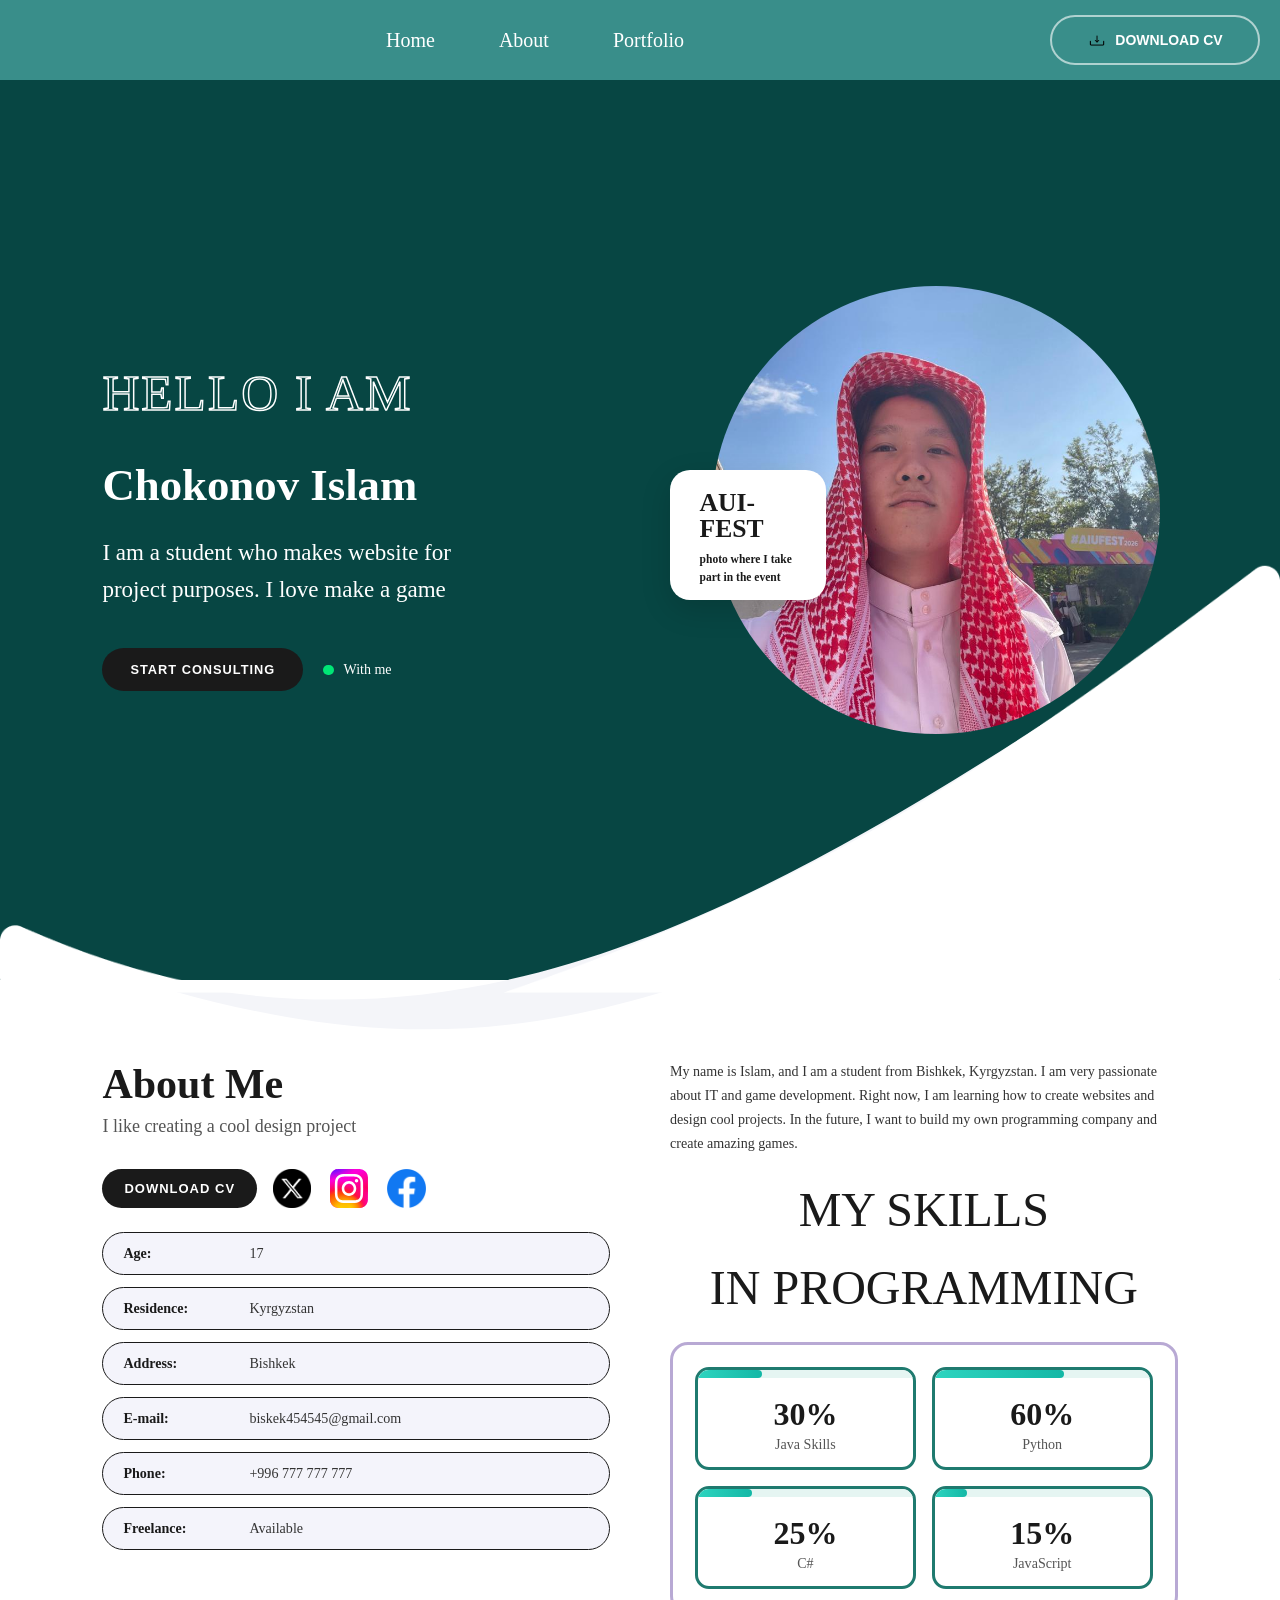
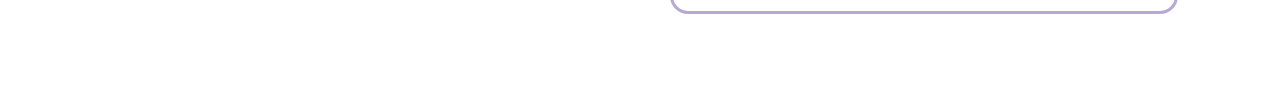
<file: index.html>
<!DOCTYPE html>
<html lang="en">
<head>
  <meta charset="UTF-8">
  <meta name="viewport" content="width=device-width, initial-scale=1.0">
  <meta name="description" content="A student portfolio built with HTML only.">
  <title>Islam Portfolio</title>
  <link rel="stylesheet" href="style.css">
</head>
<body>
  <header id="top" class="header">
      <div id="box"> 
        <nav>
          <a class="nav" href="#top">Home</a>
          <a class="nav" href="#about">About</a>
          <a class="nav" href="https://github.com/jjihunnj">Portfolio</a>
        </nav>
        <a id="CV" href="https://github.com/jjihunnj/MY_CV" target="_blank">
          <button id="but">
            <img id="im" src="poo/nuran.png" alt="Icon">
            <span id="CV">DOWNLOAD CV</span>
          </button>
        </a>
      </div>
  </header>

  <main>
    <div class="main-hero">
        <div class="hero-content">
          <h1 class="outline-text">HELLO I AM</h1>
          <h2 class="main-text">Chokonov Islam</h2>
          <p class="description">I am a student who makes website for project purposes. I love make a game</p>

          <div class="cta-row">
            <a id="CV" href="https://github.com/jjihunnj" target="_blank">
            <button class="btn">START CONSULTING</button>
            </a>
            <div class="info2">
              <span class="dot"></span>
              <span>With me</span>
            </div>
          </div>
        </div>

        <div class="hero-image">
          <img src="poo/mme.png" alt="Photo">
          <div class="card">
              <span class="card-number">AUI-FEST</span>
              <span class="card-text">photo where I take part in the event</span>
          </div>
        </div>
    </div>

    <figure class="waves">
      <img class="vector wave-vector-1" src="poo/Vector 2_illustrator.svg" alt="Wave 1">
      <img class="vector wave-vector-2" src="poo/Vector 3.png" alt="Wave 2">
    </figure>
  </main>

  <footer id="footer">
      <section id="about" class="about">
        <div class="about__wrap">

          <div class="about__left">
            <h2 class="about__title">About Me</h2>
            <p class="about__subtitle">I like creating a cool design project</p>

            <div class="about__actions">
              <a id="CV" href="https://github.com/jjihunnj/MY_CV" target="_blank">
                <button class="btn-cv">DOWNLOAD CV</button>
              </a>
              <div class="socials">
                <a href="https://x.com/ezpfi9jzkm7cwcf?s=11" class="social social--tw" aria-label="Twitter">
                  <img src="poo/twitter.png" alt="Twitter">
                </a>
                <a href="https://www.instagram.com/jji_isy?rpxt=ZXp2OG1xNmpoZjBj&utm_source=qr" class="social social--ig" aria-label="Instagram">
                  <img src="poo/instagram.svg" alt="Instagram">
                </a>
                <a href="https://www.facebook.com/profile.php?id=61596357236793" class="social social--fb" aria-label="Facebook">
                  <img src="poo/facebook.png" alt="Facebook">
                </a>
              </div>
            </div>

            <ul class="info">
              <li><span class="info__label">Age:</span><span class="info__val">17</span></li>
              <li><span class="info__label">Residence:</span><span class="info__val">Kyrgyzstan</span></li>
              <li class="info--wide"><span class="info__label">Address:</span><span class="info__val">Bishkek</span></li>
              <li><span class="info__label">E-mail:</span><span class="info__val">biskek454545@gmail.com</span></li>
              <li class="info--wide"><span class="info__label">Phone:</span><span class="info__val">+996 777 777 777</span></li>
              <li><span class="info__label">Freelance:</span><span class="info__val">Available</span></li>
            </ul>
          </div>

          <div class="about__right">
            <p class="about__text">
              My name is Islam, and I am a student from Bishkek, Kyrgyzstan. I am very passionate about IT and game development. Right now, I am learning how to create websites and design cool projects. In the future, I want to build my own programming company and create amazing games.
            </p>

            <div class="signature">MY SKILLS</div>
            <div class="signature">IN PROGRAMMING</div>

            <div class="skills">
              <div class="skill">
                <div class="skill__bar"><div class="skill__fill w-30"></div></div>
                <div class="skill__num">30%</div>
                <div class="skill__lbl">Java Skills</div>
              </div>
              <div class="skill">
                <div class="skill__bar"><div class="skill__fill w-60"></div></div>
                <div class="skill__num">60%</div>
                <div class="skill__lbl">Python</div>
              </div>
              <div class="skill">
                <div class="skill__bar"><div class="skill__fill w-25"></div></div>
                <div class="skill__num">25%</div>
                <div class="skill__lbl">C#</div>
              </div>
              <div class="skill">
                <div class="skill__bar"><div class="skill__fill w-15"></div></div>
                <div class="skill__num">15%</div>
                <div class="skill__lbl">JavaScript</div>
              </div>
            </div>
          </div>

        </div>
      </section>
  </footer>
  <button id="scrollTopBtn" class="scroll-top" title="Наверх" aria-label="Наверх">↑</button>
  
  <script src="javaScript.js"></script>
</body>
</html>
</file>
<file: style.css>
html {
  max-width: 100%; 
  background-color: #ffffff;
  margin: 0;
  padding: 0;
}

body {
  margin: 0;
  padding: 0;
  padding-top: 80px;
  background-color: #ffffff; 
}

.header {
  margin: 0;
  padding: 0;
}

main {
  color: #ffff;
  background-color: #074643; 
  margin: 0;
  padding: 0;
  position: relative;
  min-height: 100vh;
}

footer {
  background-color:#ffffff
}

#box {
  display: flex;
  width: 100%;
  height: 80px;
  background-color: #398E8A;
  align-items: center;
  padding: 0 20px;
  box-sizing: border-box;
  margin: 0;
  position: fixed;
  top: 0;
  left: 0;
  right: 0;
  z-index: 100;
}

nav {
  display: flex;
  justify-content: center;
  gap: 5vw;
  flex: 1;
}

.nav {
  font-size: 20px;
  text-decoration: none;
  color: #ffff;
}

#but {
  display: flex;
  align-items: center;
  justify-content: center;
  gap: 8px;
  width: 210px;
  height: 50px;
  cursor: pointer;
  background-color: transparent;
  color: white;
  border: 2px solid rgba(255, 255, 255, 0.6);
  border-radius: 27px;
  margin-left: auto;
  font-size: 14px;
  font-weight: 600;
}

#im {
  height: 20px;
  width: 20px;
  margin: 0;
}

#CV {
  margin: 0;
  text-decoration: none;
}

.main-hero {
  display: flex;
  align-items: center;
  justify-content: space-between;
  padding: 80px 8% 120px 8%; 
  min-height: 100vh;
  position: relative;
  z-index: 10; 
  box-sizing: border-box;
}

.hero-content {
  flex: 1;
  max-width: 500px;
  z-index: 10;
  position: relative;
}

.outline-text {
  font-size: 4vw;
  color: transparent;
  -webkit-text-stroke: 1.5px white;
  margin-bottom: 10px;
  font-weight: 300;
  letter-spacing: 2px;
}

.main-text {
  font-size: 3.5vw;
  color: white;
  margin-bottom: 20px;
  font-weight: 700;
}

.description {
  font-size: 1.8vw;
  color: white;
  max-width: 350px;
  line-height: 1.6;
  margin-bottom: 40px;
}

.cta-row {
  display: flex;
  align-items: center;
  gap: 20px;
}

.btn {
  background: #1a1a1a;
  color: white;
  border: none;
  padding: 14px 28px;
  border-radius: 30px;
  font-size: 1vw;
  font-weight: 600;
  letter-spacing: 1px;
  cursor: pointer;
}

.info2 {
  display: flex;
  align-items: center;
  gap: 10px;
  color: white;
  font-size: 14px;
}

.dot {
  width: 0.8vw;
  height: 0.8vw;
  background: #00e676;
  border-radius: 50%;
  display: inline-block;
}

.hero-image {
  flex: 0 0 45%;
  display: flex;
  justify-content: center;
  align-items: center;
  position: relative;
  z-index: 10;
}

.hero-image img {
  width: 35vw;
  height: 35vw;
  border-radius: 50%;
  object-fit: cover;
  object-position: center center; 
}

.card {
  position: absolute;
  bottom: 30%;
  left: -5%;
  width: 7.5vw;
  height: 7vw;
  background: white;
  border-radius: 20px;
  padding: 20px 30px;
  box-shadow: 0 10px 30px rgba(0,0,0,0.15);
  z-index: 15; 
}

.card-number {
  display: block;
  font-size: 2vw;
  font-weight: 800;
  color: #1a1a1a;
  line-height: 1;
  margin-bottom: 8px;
}

.card-text {
  font-size: 0.9vw;
  color: #1a1a1a;
  font-weight: 600;
  line-height: 1.3;
}

.waves {
  position: absolute;
  bottom: 0; 
  left: 0;
  width: 100%;
  height: auto; 
  aspect-ratio: 1500 / 500; 
  margin: 0;
  padding: 0;
  z-index: 1;
  pointer-events: none;
}

.vector {
  position: absolute;
  width: 100%;
  height: 100%;
  object-fit: contain;
  bottom: 0; 
}

.wave-vector-1 {
  top: 50px;
  left: 15px;
  z-index: 1;
}

.wave-vector-2 {
  z-index: 2;
  transform: translateY(3%);
}


.about {
  background: #fff;
  padding: 80px 8%;
  color: #1a1a1a;
}
.about__wrap {
  display: grid;
  grid-template-columns: 1fr 1fr;
  gap: 60px;
  max-width: 1280px;
  margin: 0 auto;
  align-items: start;
}


.about__title {
  font-size: 42px;
  font-weight: 800;
  margin: 0 0 8px;
  color: #1a1a1a;
}
.about__subtitle {
  font-size: 18px;
  color: #555;
  margin: 0 0 32px;
}


.about__actions {
  display: flex;
  align-items: center;
  gap: 16px;
  margin-bottom: 24px;
  flex-wrap: wrap;
}
.btn-cv {
  display: inline-flex;
  align-items: center;
  gap: 8px;
  background: #1a1a1a;
  color: #fff;
  border: none;
  padding: 12px 22px;
  border-radius: 30px;
  font-size: 13px;
  font-weight: 700;
  letter-spacing: 1px;
  cursor: pointer;
  transition: transform .2s;
}
.btn-cv:hover { transform: translateY(-2px); }

.socials { display: flex; gap: 1.5vw; }
.social {
  width: 38px;
  height: 38px;
  border-radius: 50%;
  display: flex;
  align-items: center;
  justify-content: center;
  text-decoration: none;
  transition: transform .2s;
}
.social:hover { transform: scale(1.1); }

.social img {
  width: 3vw;
  height: 3vw;
}




.signature {
  font-family: 'Brush Script MT', 'Lucida Handwriting', cursive;
  font-size: 48px;
  color: #1a1a1a;
  margin: 20px 0 30px;
  line-height: 1;
  text-align: center;
}

.info {
  list-style: none;
  padding: 0;
  margin: 0;
  display: flex;
  flex-direction: column;
  gap: 12px;
}
.info li {
  display: flex;
  align-items: center;
  gap: 16px;
  padding: 12px 20px;
  background: #f4f4fb;
  border: 1px solid;
  border-radius: 30px ;
  font-size: 1.1vw;
}
.info__label {
  font-weight: 700;
  min-width: 110px;
  color: #1a1a1a;
}
.info__val {
  color: #333;
  word-break: break-word;
}


.about__text {
  font-size: 1.1vw;
  line-height: 1.7;
  color: #333;
  margin: 0 0 30px;
}


.skills {
  border: 3px solid #b8a9d4;
  border-radius: 18px;
  padding: 22px;
  background: #fff;
  display: grid;
  grid-template-columns: 1fr 1fr;
  gap: 16px;
}


.skill {
  background: #fff;
  border: 3px solid #1f7a6f;
  border-radius: 14px;
  padding: 18px 14px 14px;
  text-align: center;
  position: relative;
  overflow: hidden;
}
.skill__bar {
  position: absolute;
  top: 0; left: 0; right: 0;
  height: 8px;
  background: #e5f5f2;
}
.skill__fill {
  height: 100%;
  background: linear-gradient(90deg, #2dd4bf, #14b8a6);
  border-radius: 0 4px 4px 0;
}

.w-30 { width: 30%; }
.w-60 { width: 60%; }
.w-25 { width: 25%; }
.w-15 { width: 15%; }

.skill__num {
  font-size: 32px;
  font-weight: 800;
  color: #1a1a1a;
  margin-top: 10px;
  line-height: 1;
}
.skill__lbl {
  font-size: 1.1vw;
  color: #555;
  margin-top: 6px;
}
.scroll-top {
  position: fixed;
  right: 20px;
  bottom: 20px;
  width: 48px;
  height: 48px;
  border-radius: 50%;
  border: none;
  background: #0b66ff;
  color: #fff;
  font-size: 22px;
  cursor: pointer;
  box-shadow: 0 8px 22px rgba(0,0,0,.15);
  opacity: 0;
  visibility: hidden;
  transform: translateY(8px);
  transition: opacity .25s ease, visibility .25s ease, transform .25s ease;
}

.scroll-top:hover { background: #0853cc; }

.scroll-top.show {
  opacity: 1;
  visibility: visible;
  transform: translateY(0);
}





@media (max-width: 768px) {
  body { padding-top: 60px; }

  /* Шапка с навигацией */
  #box { height: 60px; padding: 0 15px; }
  nav { 
    display: flex; 
    gap: 15px; 
    flex: 1; 
    justify-content: flex-start;
  }
  .nav { font-size: 14px; }
  #but { 
    width: auto; 
    padding: 0 14px; 
    height: 38px; 
    font-size: 11px;
    gap: 5px;
  }
  #im { height: 16px; width: 16px; }

  /* Главный экран */
 .main-hero {
    flex-direction: column;
    text-align: center;
    padding: 30px 5% 40px;
    min-height: auto;
  }
  .hero-content { max-width: 100%; margin-bottom: 10px; }
  .outline-text { font-size: 9vw; }
  .main-text { font-size: 8vw; }
  .description { font-size: 4.5vw; max-width: 100%; margin: 0 auto 15px; }
  .cta-row { justify-content: center; flex-wrap: wrap; gap: 10px; }
  .btn { font-size: 3.8vw; padding: 10px 18px; }
  .info { justify-content: center; font-size: 12px; }
  .dot { width: 8px; height: 8px; }

  /* Фото и карточка */
  .hero-image { flex: 0 0 100%; margin-top: 100px; }
  .hero-image img { width: 80vw; height: 80vw; }
  .card { 
    width: 22vw; 
    height: 19vw; 
    padding: 10px 14px; 
    top: 60%;
    right: 20%; 
    border-radius: 14px;
  }
  .card-number { font-size: 5vw; margin-bottom: 4px; }
  .card-text { font-size: 2.6vw; }

  /* About */
  .about { padding: 40px 5%; }
  .about__wrap { grid-template-columns: 1fr; gap: 30px; }
  .about__title { font-size: 28px; }
  .about__text { font-size: 5vw; }
  .about__subtitle { font-size: 16px; }
  .signature { font-size: 36px; }
  .info li { padding: 10px 15px; font-size: 14px; }
  .info__label { min-width: 90px; }

  /* Соцсети */
  .socials { gap: 15px; justify-content: center; }
  .social { width: 46px; height: 46px; }
  .social img { width: 40px; height: 40px; }

  /* Skills */
  .skills { grid-template-columns: 1fr; padding: 15px; }
  .skill__num { font-size: 26px; }
  .skill__lbl { font-size: 13px; }
}
</file>
